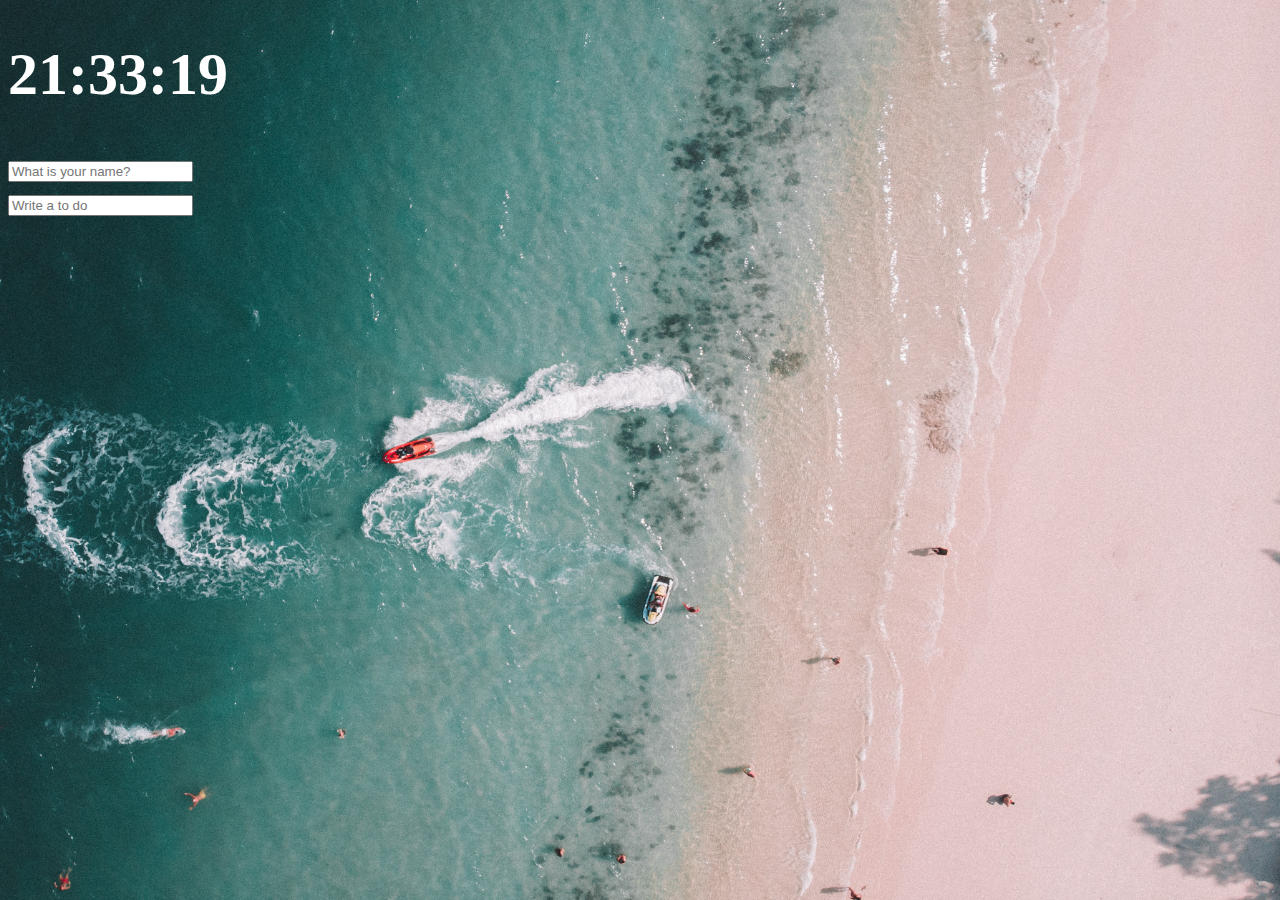
<file: index.html>
<!DOCTYPE html>
<html>
  <head>
    <title>Something</title>
    <meta charset="utf-8" />
    <link rel="stylesheet" href="index.css" />
  </head>
  <body>
    <div class="js-clock">
      <h1>00:00</h1>
    </div>
    <form class="js-form form">
      <input type="text" placeholder="What is your name?" />
    </form>
    <h4 class="js-greetings greetings"></h4>
    <form class="js-toDoForm">
      <input type="text" placeholder="Write a to do" />
    </form>
    <ul class="js-toDoList"></ul>
    <span class="js-weather"></span>
    <script src="clock.js"></script>
    <script src="gretting.js"></script>
    <script src="todo.js"></script>
    <script src="bg.js"></script>
    <script src="weather.js"></script>
  </body>
</html>
</file>
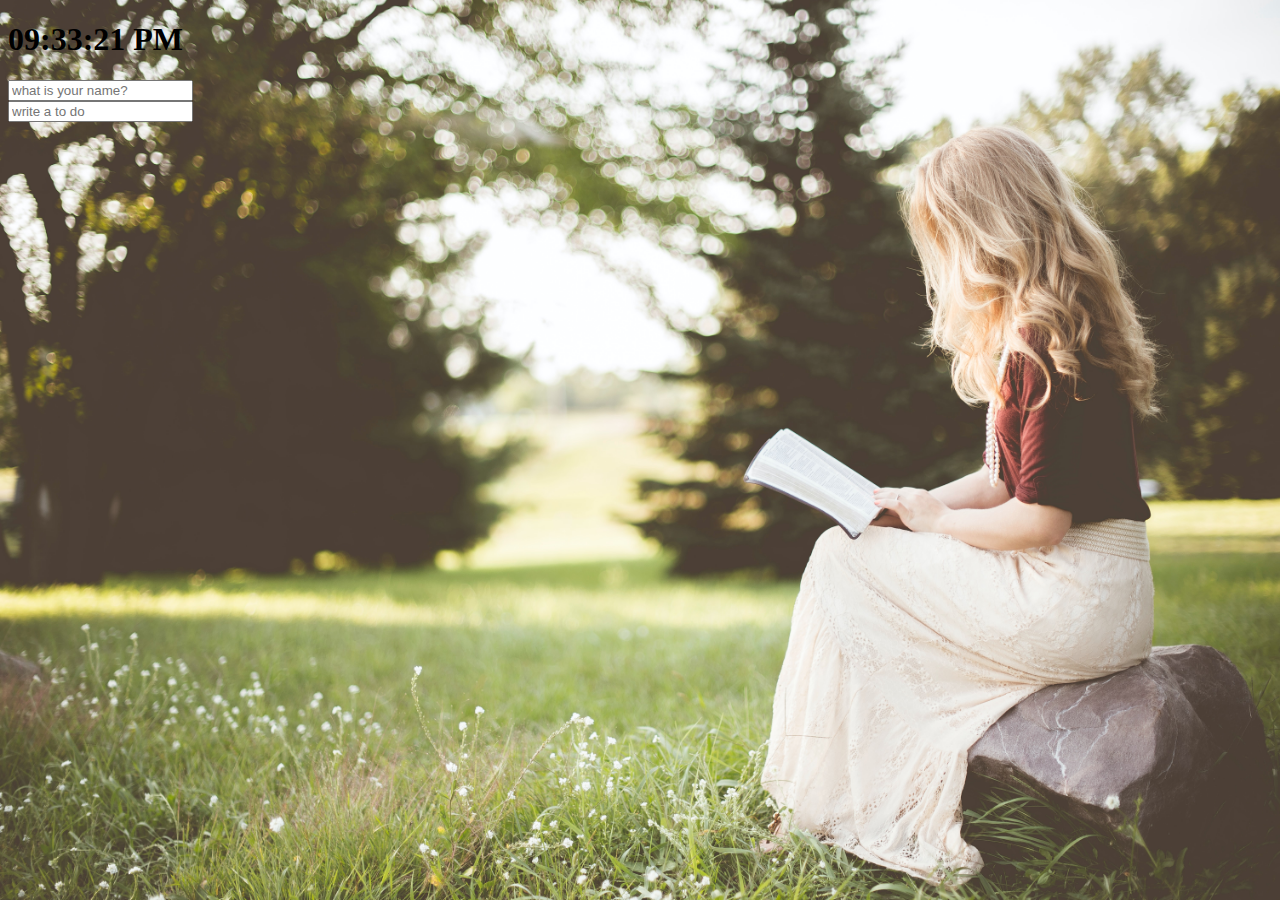
<file: challenge/index.html>
<!DOCTYPE html>
<html>
  <head>
    <title>Something</title>
    <meta charset="utf-8" />
    <link rel="stylesheet" href="index.css" />
  </head>

  <body>
    <div class="js-clock">
      <h1 class="js-title">00:00</h1>
    </div>
    <form class="js-form form">
      <input type="text" placeholder="what is your name?" />
    </form>
    <h4 class="js-greetings greetings"></h4>
    <form class="js-toDoForm">
      <input type="text" placeholder="write a to do" />
    </form>
    <ul class="js-toDoList"></ul>
    <script src="clock.js"></script>
    <script src="gretting.js"></script>
    <script src="todo.js"></script>
    <script src="bg.js"></script>
  </body>
</html>
</file>
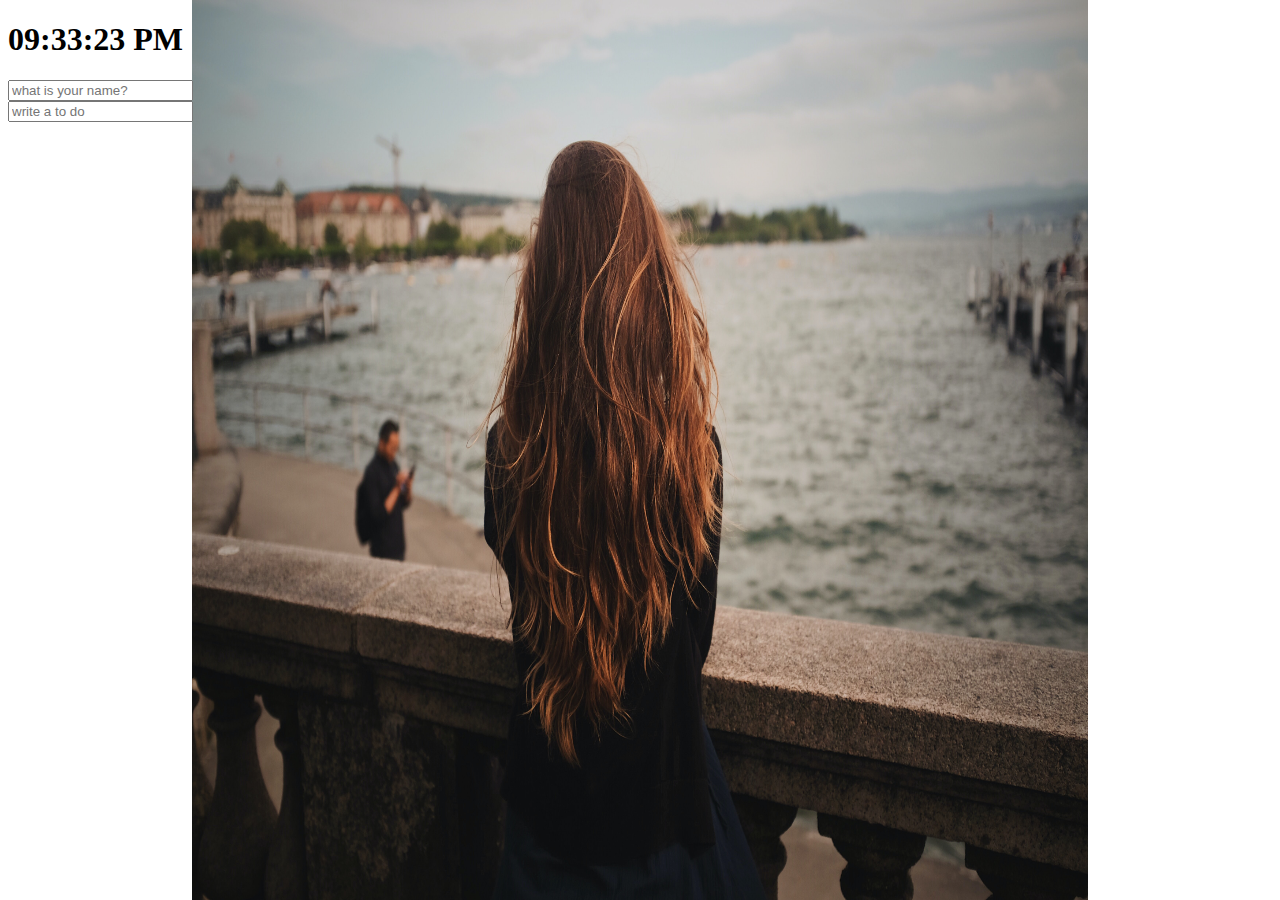
<file: challenge_1/index.html>
<!DOCTYPE html>
<html>
  <head>
    <title>Something</title>
    <meta charset="utf-8" />
    <link rel="stylesheet" href="index.css" />
  </head>

  <body>
    <div class="js-clock">
      <h1 class="js-title">00:00</h1>
    </div>
    <form class="js-form form">
      <input type="text" placeholder="what is your name?" />
    </form>
    <h4 class="js-greetings greetings"></h4>
    <form class="js-toDoForm">
      <input type="text" placeholder="write a to do" />
    </form>
    <ul class="js-toDoList"></ul>

    <span class="js-weather"></span>
    <script src="clock.js"></script>
    <script src="gretting.js"></script>
    <script src="todo.js"></script>
    <script src="bg.js"></script>
    <script src="weather.js"></script>
  </body>
</html>
</file>
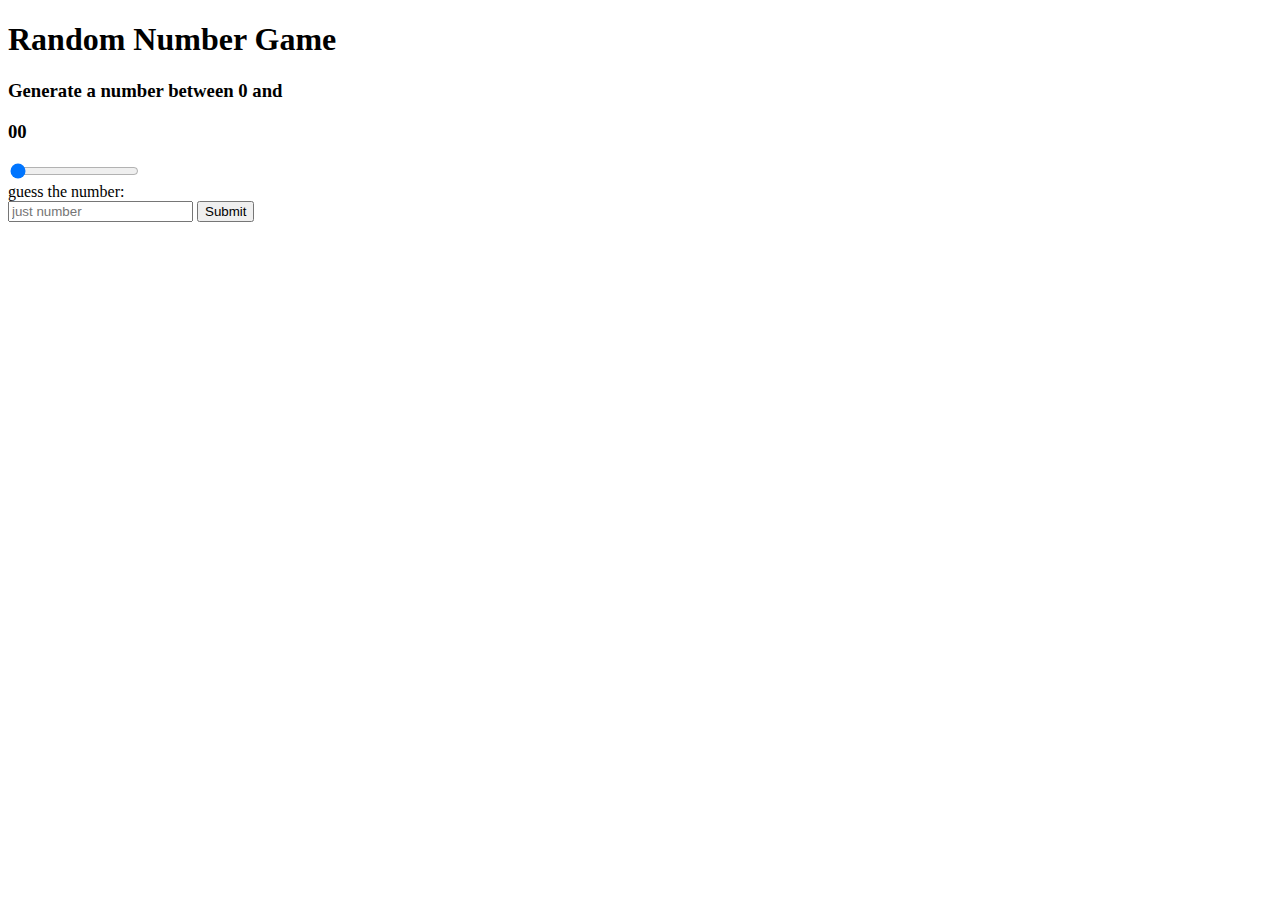
<file: challenge/Day10/index.html>
<!DOCTYPE html>
<html>
  <head>
    <title>Parcel Sandbox</title>
    <meta charset="UTF-8" />
  </head>

  <body>
    <h1>Random Number Game</h1>
    <div class="top">
      <h3>Generate a number between 0 and</h3>
      <h3 class="js-top">00</h3>
    </div>
    <div class="controls_range">
      <input type="range" id="jsRange" min="10" max="150" value="10" step="1" />
    </div>
    <div class="bottom">
      <div>guess the number:</div>
      <form class="js-form form">
        <input type="text" placeholder="just number" />
        <input type="submit" class="jsPlay"></button>
      </form>
    </div>
    <div class="js-res">
      <h4></h4>
      <h3></h3>
    </div>
    <script src="src/index.js"></script>
  </body>
</html>
</file>
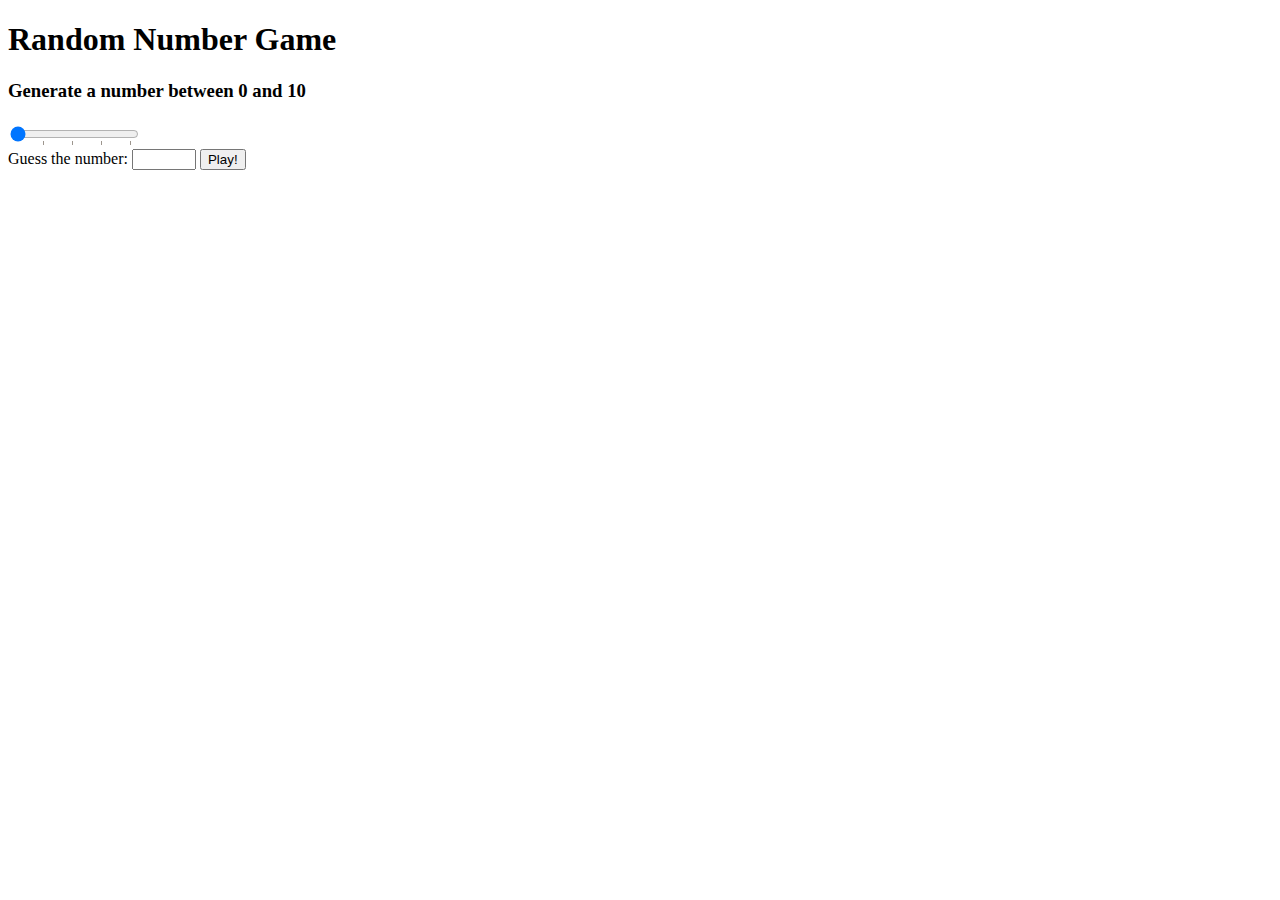
<file: challenge/Day10_best/index.html>
<!DOCTYPE html>
<html>
  <head>
    <title>Parcel Sandbox</title>
    <meta charset="UTF-8" />
  </head>

  <body>
    <h1>Random Number Game</h1>
    <div>
      <h3 class="js-title">Generate a number between 0 and <span>10</span></h3>
      <datalist id="number">
        <option value="50"></option>
        <option value="100"></option>
        <option value="150"></option>
        <option value="200"></option>
      </datalist>
      <input
        list="number"
        id="js-range"
        type="range"
        min="5"
        max="200"
        value="5"
        step="5"
      />
    </div>
    <form id="js-guess">
      <label>Guess the number:</label>
      <input type="number" max="200" min="5" />
      <button>Play!</button>
    </form>
    <div id="js-result">
      <span></span>
    </div>
    <script src="src/index.js"></script>
  </body>
</html>
</file>
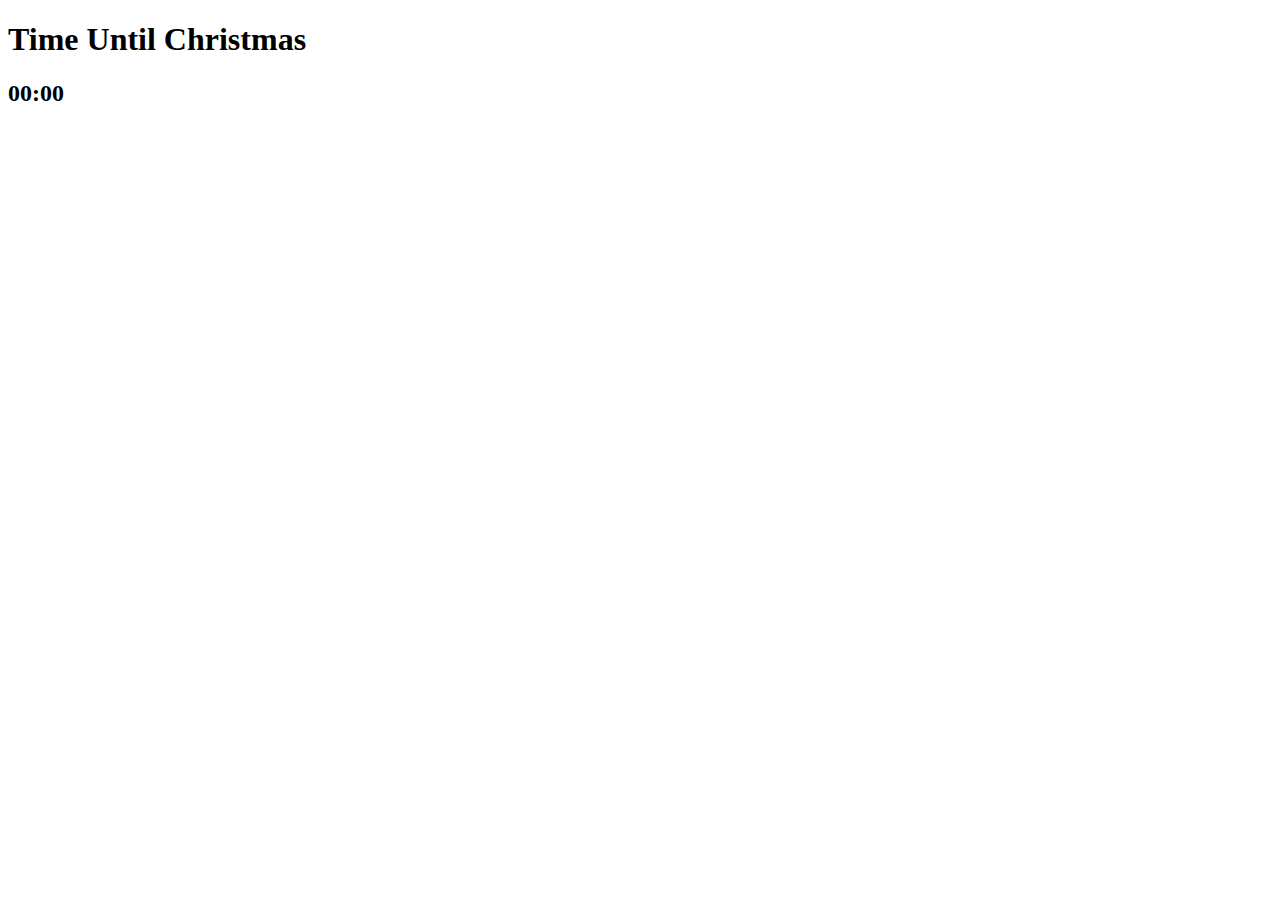
<file: challenge/Day5/index.html>
<!DOCTYPE html>
<html>
  <head>
    <title>Parcel Sandbox</title>
    <meta charset="UTF-8" />
  </head>

  <body>
    <h1>Time Until Christmas</h1>
    <h2 class="js-title">00:00</h2>
    <script src="src/index.js"></script>
  </body>
</html>
</file>
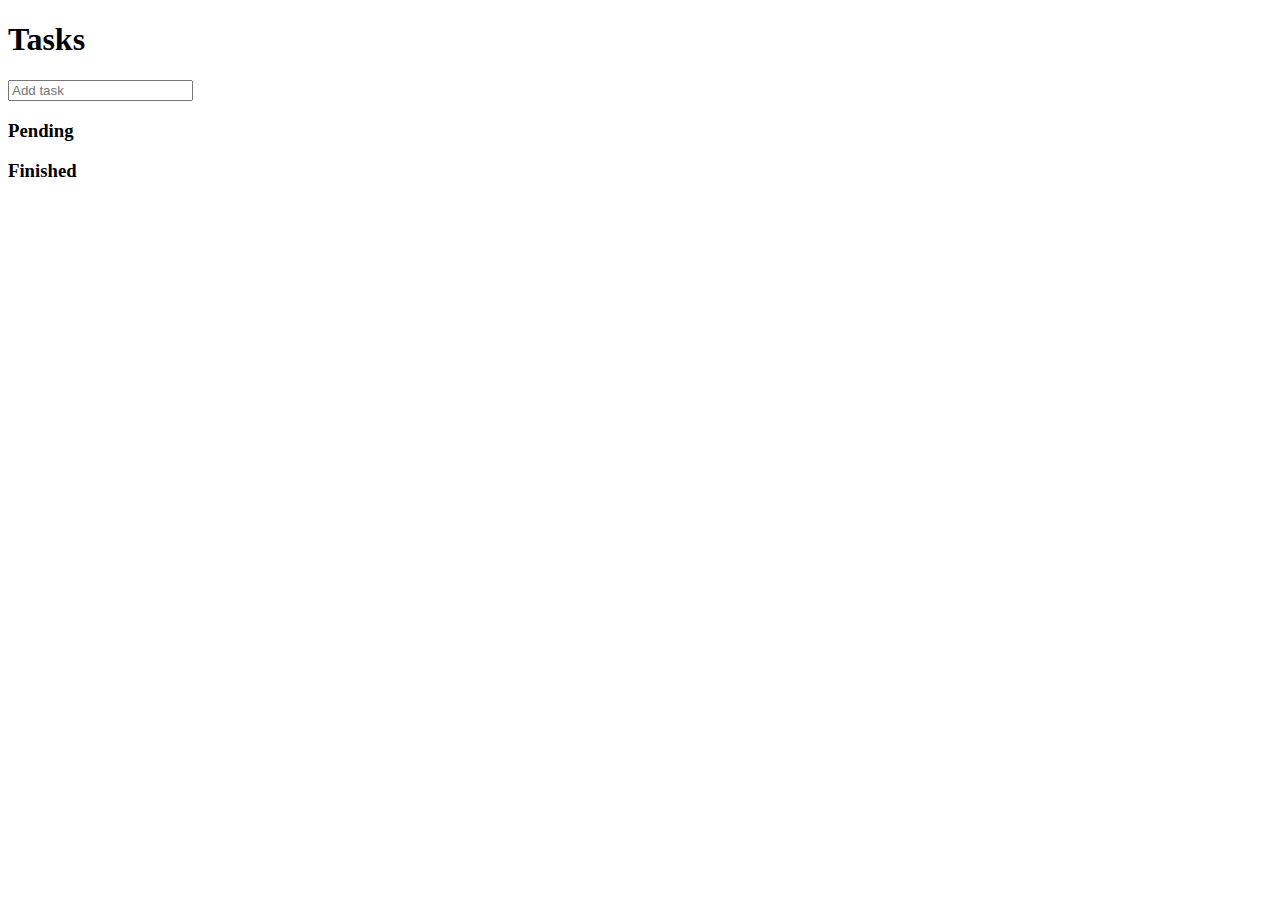
<file: challenge/Day8&9/index.html>
<!DOCTYPE html>
<html>
  <head>
    <title>Parcel Sandbox</title>
    <meta charset="UTF-8" />
  </head>

  <body>
    <h1>Tasks</h1>
    <form class="js-to_do_form">
      <input type="text" placeholder="Add task" />
    </form>
    <div class="js-pending">
      <h3>Pending</h3>
      <ul class="js-pending_list"></ul>
    </div>
    <div class="js-finisihed">
      <h3>Finished</h3>
      <ul class="js-finisihed_list"></ul>
    </div>

    <script src="src/index.js"></script>
  </body>
</html>
</file>
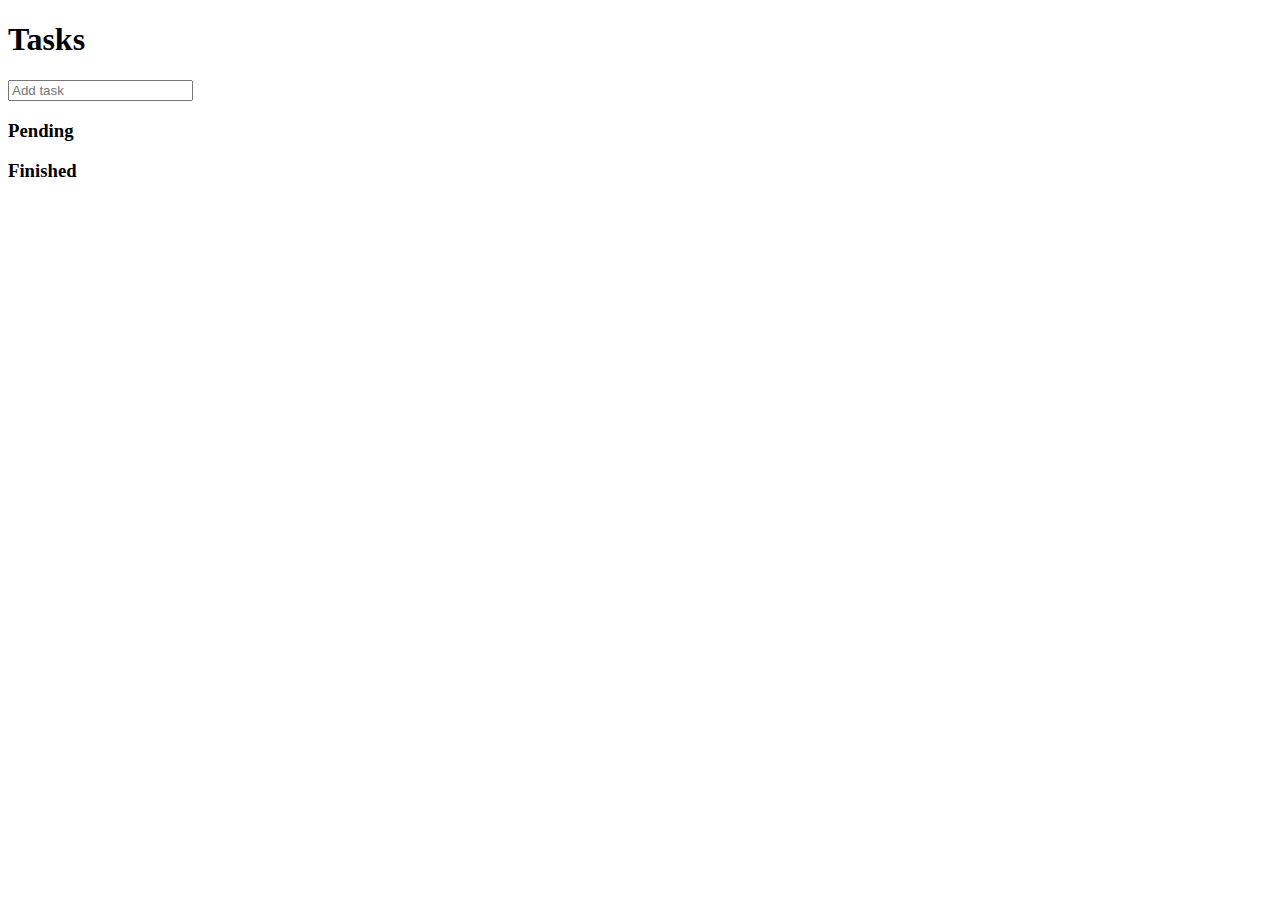
<file: challenge/Day8&9_best/index.html>
<!DOCTYPE html>
<html>
  <head>
    <title>Parcel Sandbox</title>
    <meta charset="UTF-8" />
  </head>

  <body>
    <h1>Tasks</h1>

    <form id="js-form">
      <input type="text" placeholder="Add task" />
    </form>

    <div>
      <h3>Pending</h3>
      <ul id="js-pending"></ul>
    </div>

    <div>
      <h3>Finished</h3>
      <ul id="js-finished"></ul>
    </div>

    <script src="src/index.js"></script>
  </body>
</html>
</file>
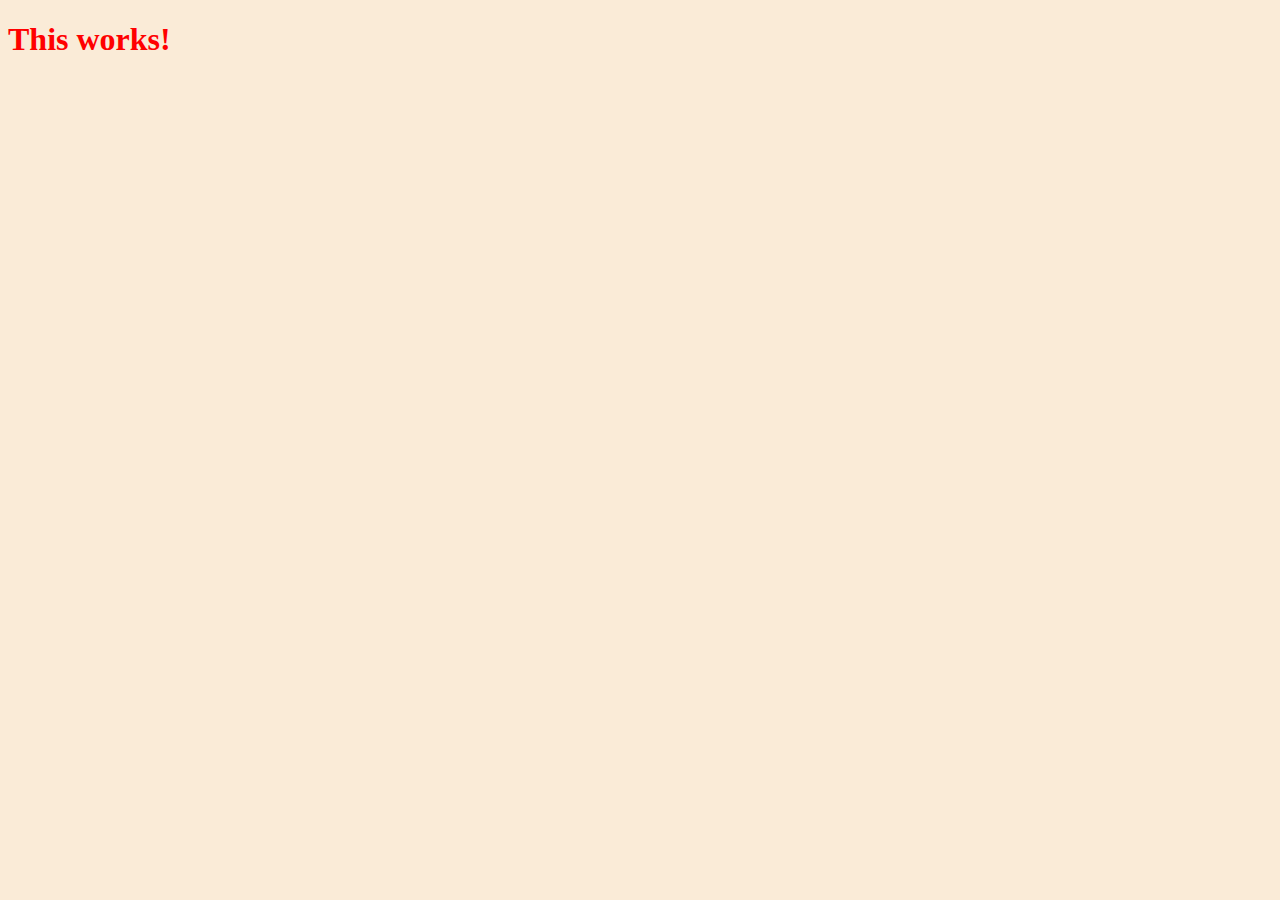
<file: challenge/theorem/index.html>
<!DOCTYPE html>
<html>
  <head>
    <title>Something</title>
    <link rel="stylesheet" href="index.css" />
  </head>
  <body>
    <h1 id="title">This works!</h1>
    <script src="index.js"></script>
  </body>
</html>
</file>
<file: index.css>
body {
  background-color: #ecf0f1;
}

.btn {
  cursor: pointer;
}

body {
  color: White;
  font-size: 30px;
}

.clicked {
  color: black;
}

.form,
.greetings {
  display: none;
}

.showing {
  display: block;
}

@keyframes fadeIn {
  0% {
    opacity: 0;
  }
  100% {
    opacity: 1;
  }
}

.bgImage {
  position: absolute;
  top: 0;
  left: 0;
  width: 100%;
  height: 100%;
  z-index: -1;
  animation: fadeIn 0.5s linear;
}
</file>
<file: challenge/index.css>
body {
  background-color: white;
}

.btn {
  cursor: pointer;
}

.form,
.greetings {
  display: none;
}

.showing {
  display: block;
}

@keyframes fadeIn {
  from {
    opacity: 0;
  }
  to {
    opacity: 1;
  }
}

.bg_image {
  position: absolute;
  top: 0;
  left: 0;
  width: 100%;
  height: 100%;
  z-index: -1;
  animation: fadeIn 0.5s linear;
}
</file>
<file: challenge_1/index.css>
body {
  background-color: white;
}

.btn {
  cursor: pointer;
}

.form,
.greetings {
  display: none;
}

.showing {
  display: block;
}

@keyframes fadeIn {
  from {
    opacity: 0;
  }
  to {
    opacity: 1;
  }
}

.bg_image {
  position: absolute;
  top: 0;
  left: 15%;
  width: 70%;
  height: 100%;
  z-index: -1;
  animation: fadeIn 0.5s linear;
}
</file>
<file: challenge/theorem/index.css>
body {
  background-color: antiquewhite;
}

h1 {
  color: red;
  transition: color 0.5s ease-in-out;
}

.clicked {
  color: #7f8c8d;
}
</file>
